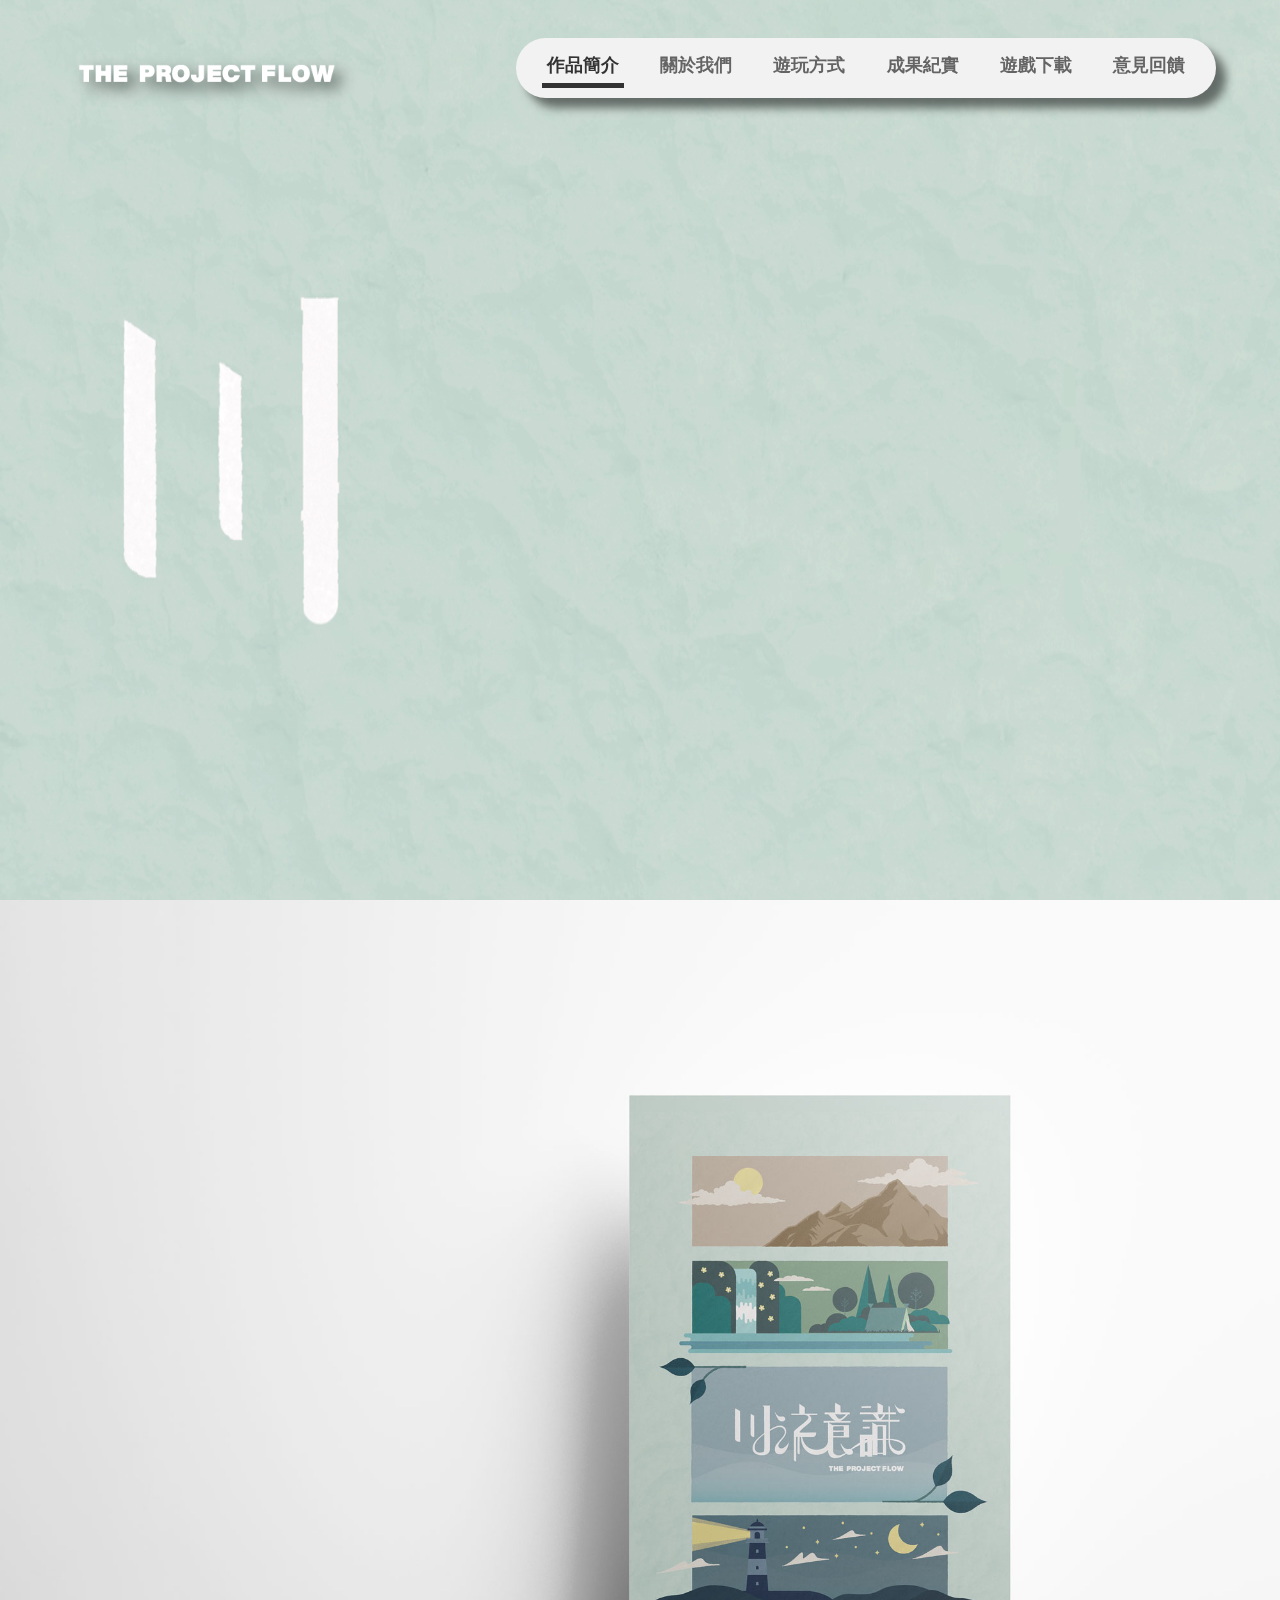
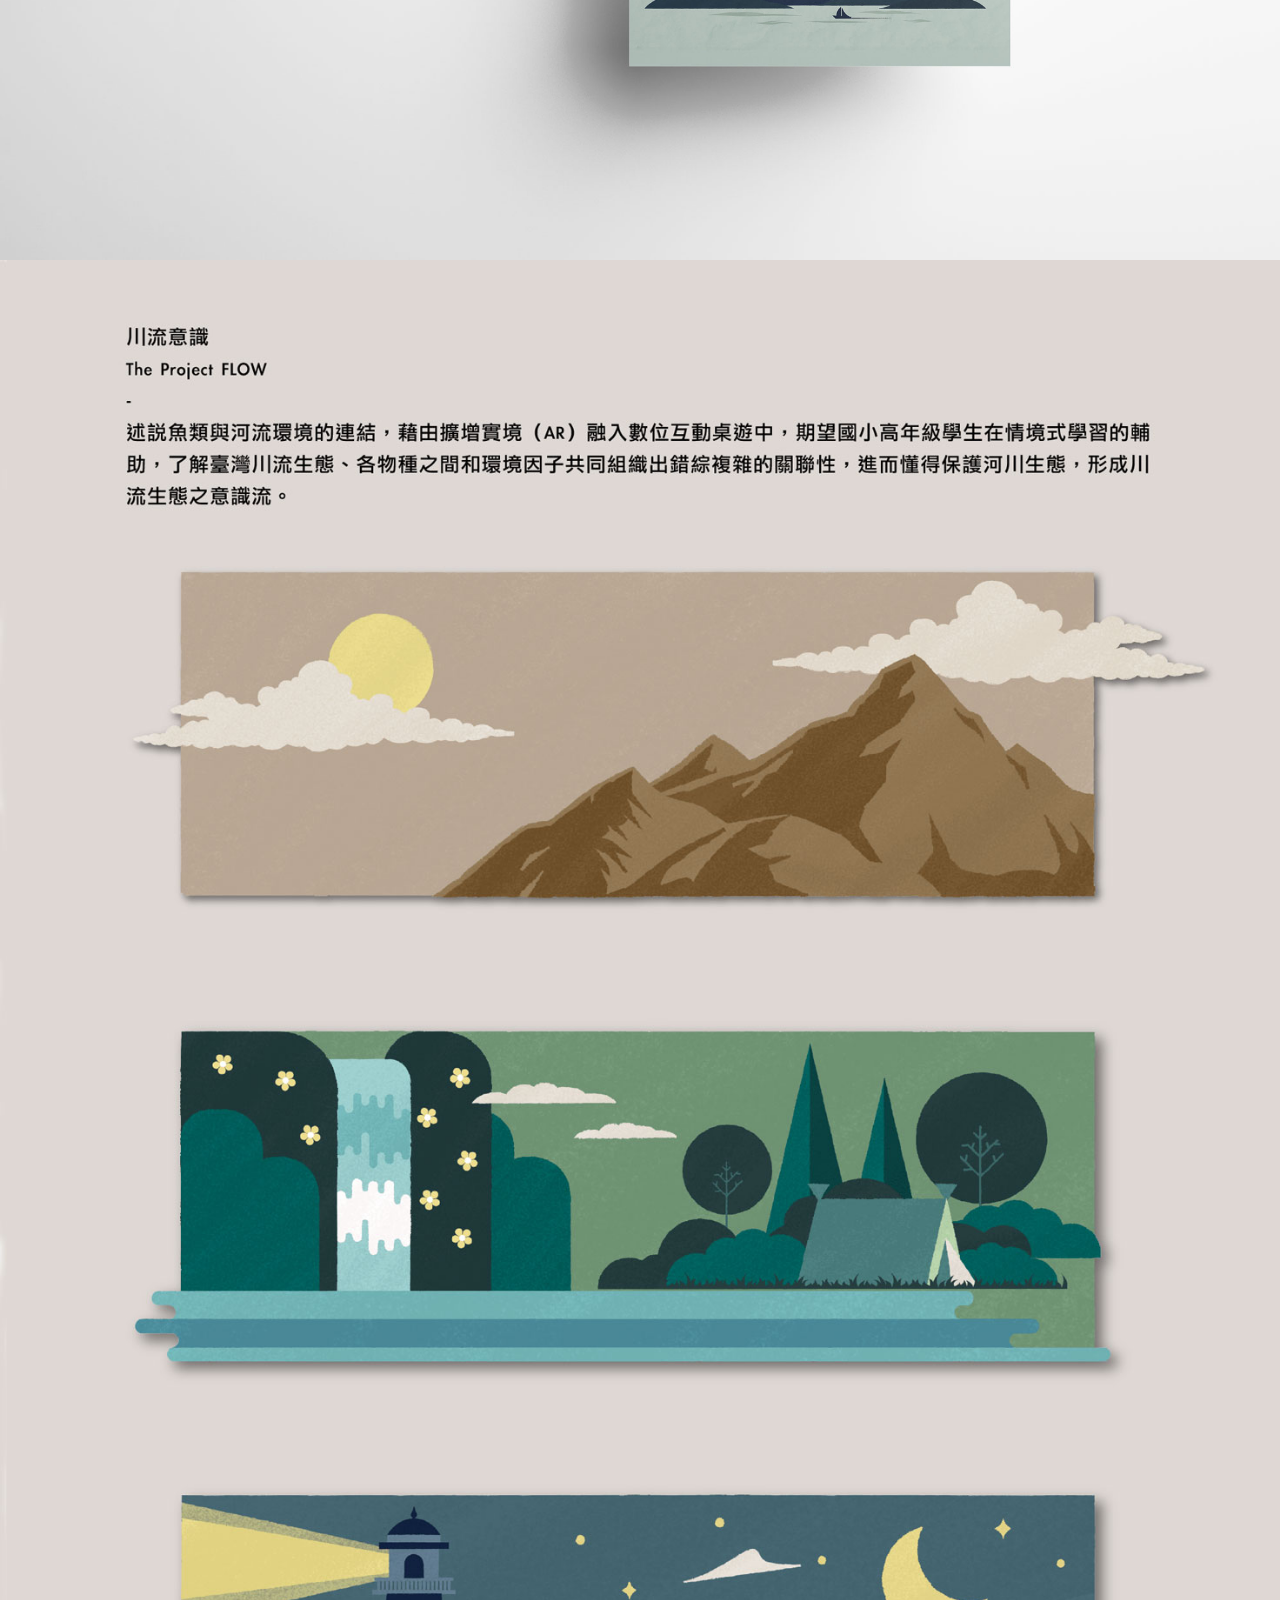
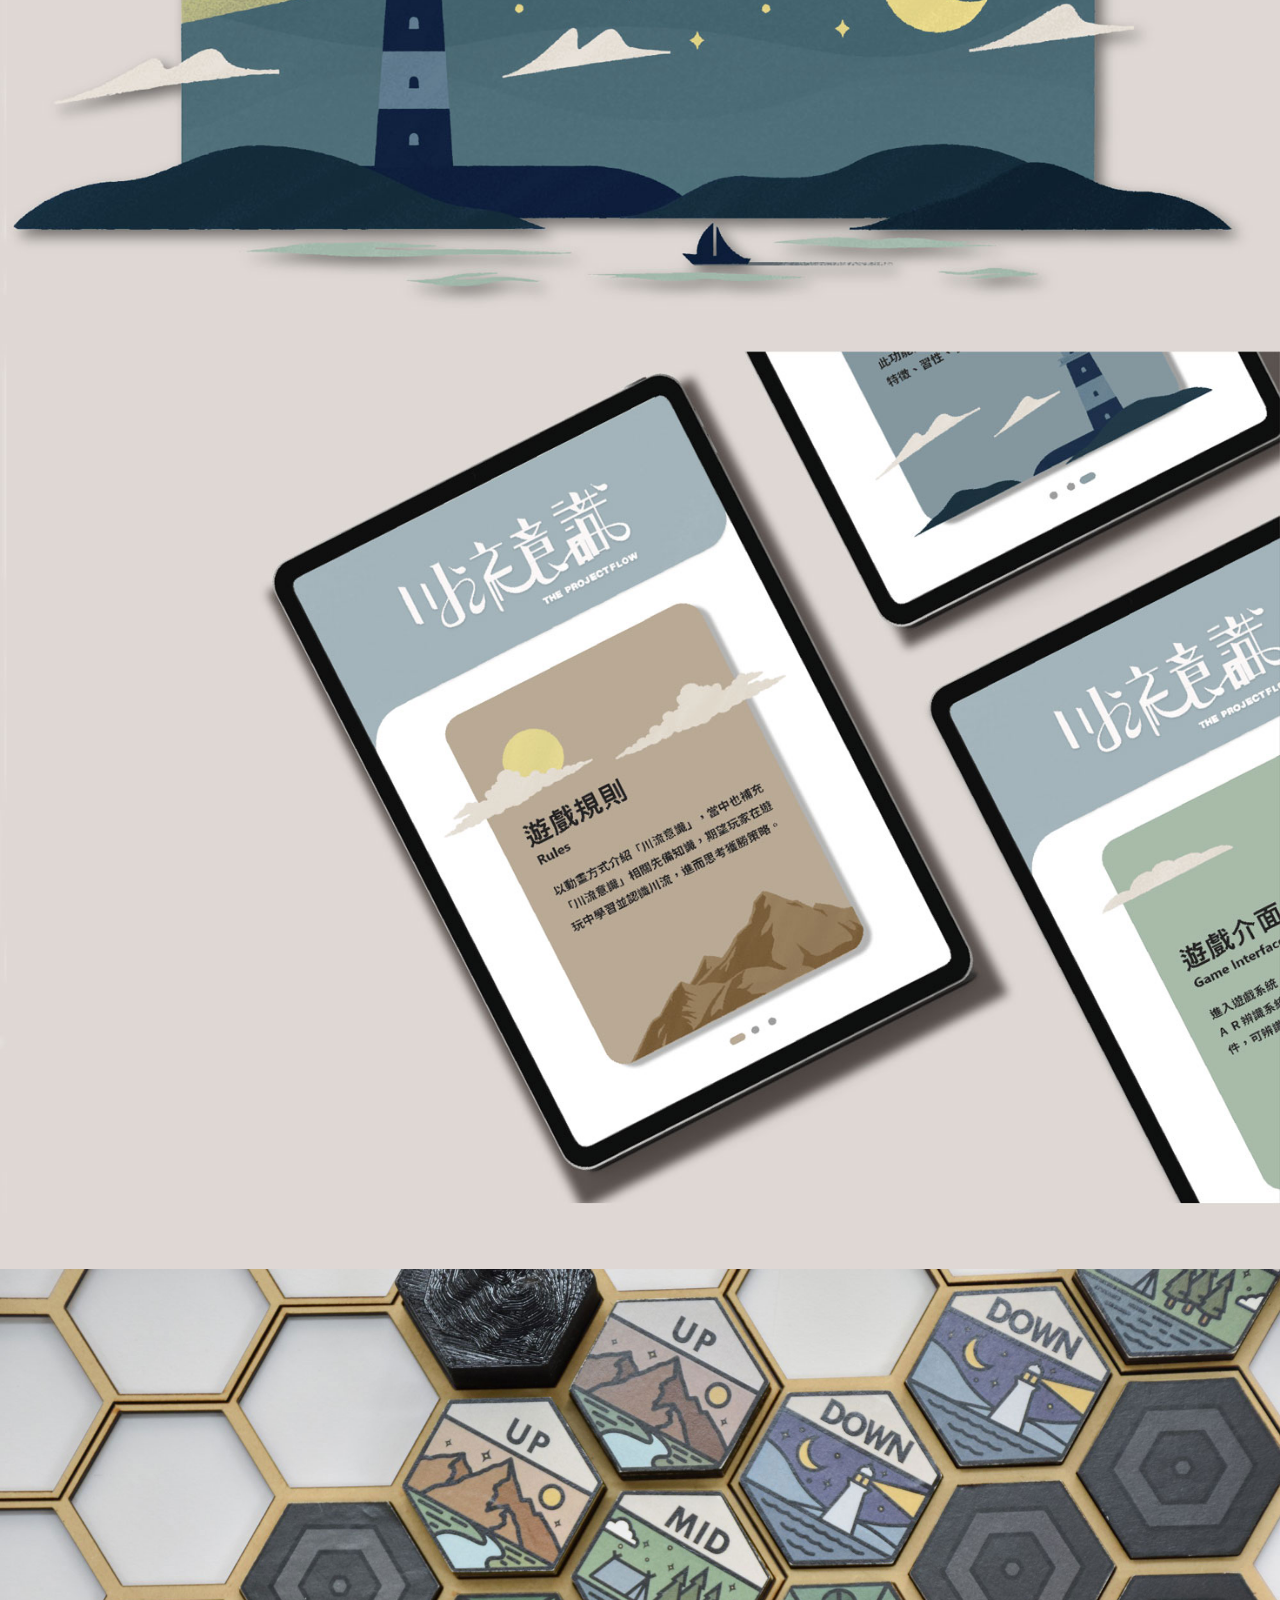
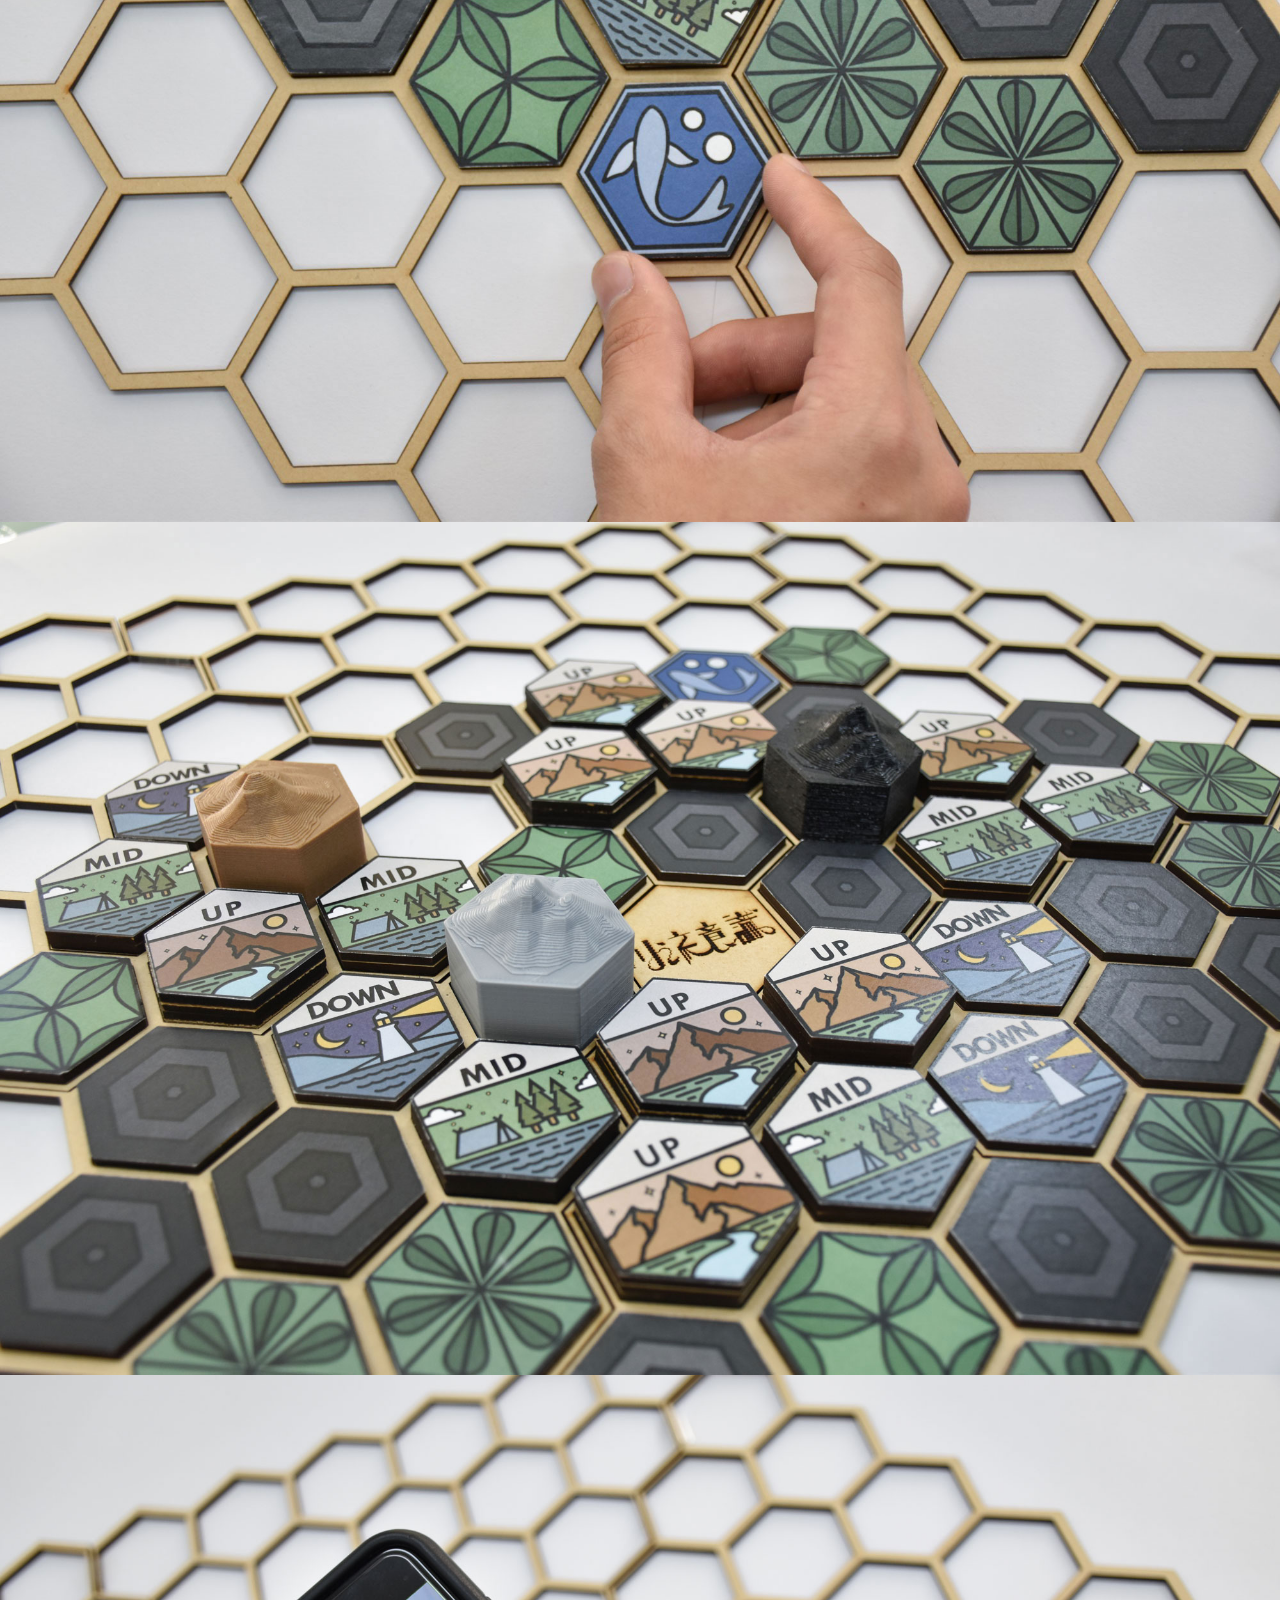
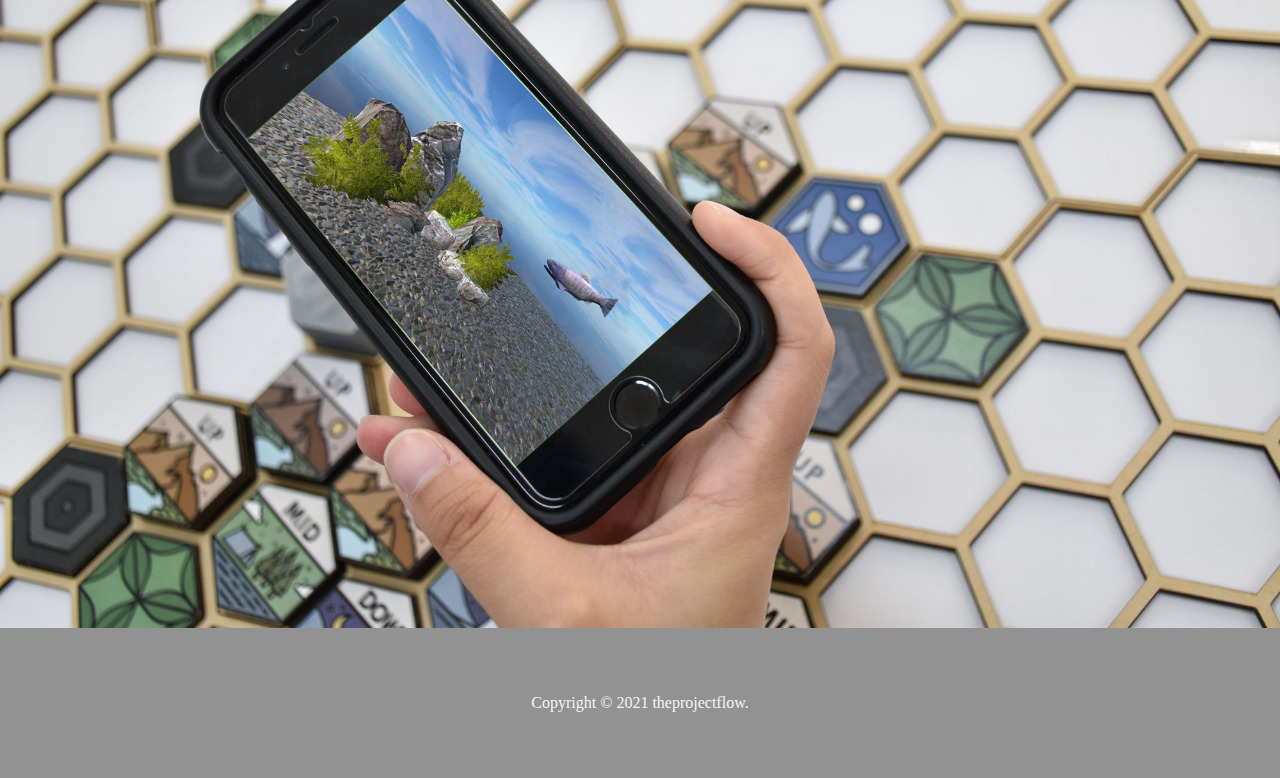
<file: index.html>
<!DOCTYPE html>
<html lang="en">
<head>
    <meta charset="UTF-8">
    <meta name="viewport" content="width=device-width, initial-scale=1.0">
    <link rel="stylesheet" href="css/main.css">
    <script src="js/jquery-3.5.1.min.js"></script>
    <title>川流意識</title>
</head>
<script>
    $(document).ready(function(){
        $('#backTop').click(function(){
            $('html,body').animate({scrollTop: 0}, 300);
        });
        $(window).scroll(function() {
            if ( $(this).scrollTop() > 150 ){
                $('#backTop').fadeIn(100);
            } else {
                $('#backTop').fadeOut(100);
            }
	}).scroll();
        $(document).scroll(function(){
            $('#toggler').prop("checked", false);
        });
        $("video")[0].play();
        $('video').attr('loop','loop');
    });
</script>
<body>
    <section class="first-sec">
        <input type="checkbox" id="toggler">
        <div class="header">
            <div class="logo">
                <a href="index.html"><img src="image/川流-英文.png"></a>
            </div>
            <div class="header-bar">
                <ul>
                    <li><a href="index.html">作品簡介</a></li>
                    <li><a href="abouts.html">關於我們</a></li>
                    <li><a href="toplay.html">遊玩方式</a></li>
                    <li><a href="results.html">成果紀實</a></li>
                    <li><a href="https://play.google.com/store/apps/details?id=com.wang.artest0802">遊戲下載</a></li>
                    <li><a href="ans.html">意見回饋</a></li>
                </ul>
            </div>
            
            <div class="header-bar-mobile">
                <label for="toggler" class="toggle-label">
                    <div class="burger-contain">
                        <span></span>
                        <span></span>
                    </div>
                </label>
                <a href="index.html"><img src="image/川流-英文.png"></a>
            </div>
            <div class="header-bar-mobile-list">
                <ul>
                    <li><a href="index.html">作品簡介</a></li>
                    <li><a href="abouts.html">關於我們</a></li>
                    <li><a href="toplay.html">遊玩方式</a></li>
                    <li><a href="results.html">成果紀實</a></li>
                    <li><a href="https://play.google.com/store/apps/details?id=com.wang.artest0802">遊戲下載</a></li>
                    <li><a href="ans.html">意見回饋</a></li>
                </ul>
            </div>
        </div>
        <video preload="preload" muted="muted" loop="loop" playsinline="playsinline" webkit-playsinline="webkit-playsinline" src="video/LOGO.mp4"></video>
    </section>
    <section class="second-sec">
        <img src="image/Mockup.jpg">
    </section>
    <section class="third-sec">
        <img src="image/000.jpg">
    </section>
    <section class="forth-sec">
        <img src="image/p11-4.jpg">
    </section>
    <section class="fifth-sec">
        <img src="image/p11-5.jpg">
    </section>
    <section class="sixth-sec">
        <img src="image/0000.jpg">
    </section>

    <div class="bottom">
        <span>Copyright &copy 2021 theprojectflow.</span>
    </div>
    <button id="backTop">&#9650</button>
</body>
</html>
</file>
<file: css/main.css>
.header {
  position: absolute;
  top: 0;
  left: 0;
  margin-left: 5%;
  width: 90%;
  padding: 20px 0 20px 0;
  display: -webkit-box;
  display: -ms-flexbox;
  display: flex;
  -webkit-box-pack: justify;
      -ms-flex-pack: justify;
          justify-content: space-between;
  z-index: 5;
}

a {
  text-decoration: none;
  color: inherit;
}

.header-bar {
  width: 1000px;
}

.header-bar ul {
  padding: 10px;
  display: -webkit-box;
  display: -ms-flexbox;
  display: flex;
  height: 40px;
  -ms-flex-pack: distribute;
      justify-content: space-around;
  background-color: #f2f2f2;
  border-radius: 40px;
  font-size: 18px;
  font-weight: 700;
  -webkit-box-shadow: 10px 10px 10px rgba(0, 0, 0, 0.5);
          box-shadow: 10px 10px 10px rgba(0, 0, 0, 0.5);
}

.header-bar ul li {
  padding: 5px;
  position: relative;
  color: #646464;
  cursor: pointer;
}

.header-bar ul li::after {
  content: "";
  position: absolute;
  bottom: 0;
  left: 0;
  height: 5px;
  width: 0;
  background-color: #323232;
  -webkit-transition: 0.2s;
  transition: 0.2s;
}

.header-bar ul li:hover {
  color: #323232;
}

.header-bar ul li:hover::after {
  width: 100%;
  -webkit-transition: 0.5s;
  transition: 0.5s;
}

.logo {
  width: 300px;
  padding-top: 30px;
  -ms-flex-negative: 0;
      flex-shrink: 0;
}

.logo img {
  cursor: pointer;
}

.header-bar-mobile, .header-bar-mobile-list {
  display: none;
}

.header-bar-mobile img {
  width: 200px;
  position: absolute;
  left: 50%;
  -webkit-transform: translateX(-50%) translateY(-15px);
          transform: translateX(-50%) translateY(-15px);
}

#toggler {
  display: none;
}

#toggler:checked ~ .header {
  height: 100vh;
  -webkit-transition: .5s;
  transition: .5s;
}

#toggler:checked ~ .header .header-bar-mobile .toggle-label .burger-contain span:nth-child(1) {
  -webkit-transform: rotate(45deg);
          transform: rotate(45deg);
  top: 4px;
  -webkit-transition: top .2s ease-in-out,-webkit-transform .2s ease-in-out .2s;
  transition: top .2s ease-in-out,-webkit-transform .2s ease-in-out .2s;
  transition: top .2s ease-in-out,transform .2s ease-in-out .2s;
  transition: top .2s ease-in-out,transform .2s ease-in-out .2s,-webkit-transform .2s ease-in-out .2s;
}

#toggler:checked ~ .header .header-bar-mobile .toggle-label .burger-contain span:nth-child(2) {
  -webkit-transform: rotate(-45deg);
          transform: rotate(-45deg);
  top: -4px;
  -webkit-transition: top .2s ease-in-out,-webkit-transform .2s ease-in-out .2s;
  transition: top .2s ease-in-out,-webkit-transform .2s ease-in-out .2s;
  transition: top .2s ease-in-out,transform .2s ease-in-out .2s;
  transition: top .2s ease-in-out,transform .2s ease-in-out .2s,-webkit-transform .2s ease-in-out .2s;
}

#toggler:checked ~ .header .header-bar-mobile-list {
  display: block;
}

.toggle-label .burger-contain {
  z-index: 4;
  width: 20px;
  height: 20px;
  display: block;
  position: relative;
  top: 16px;
}

.toggle-label .burger-contain:focus {
  outline: none;
}

.toggle-label .burger-contain:active {
  background-color: rgba(0, 0, 0, 0);
}

.toggle-label .burger-contain span {
  display: block;
  height: 2px;
  background: #ffffff;
  position: relative;
  top: 0;
  -webkit-transition: top .2s ease-in-out .2s,-webkit-transform .2s ease-in-out;
  transition: top .2s ease-in-out .2s,-webkit-transform .2s ease-in-out;
  transition: transform .2s ease-in-out,top .2s ease-in-out .2s;
  transition: transform .2s ease-in-out,top .2s ease-in-out .2s,-webkit-transform .2s ease-in-out;
}

.toggle-label .burger-contain span:nth-child(2) {
  margin-top: 6px;
}

.header-bar-mobile-list {
  position: absolute;
  top: 50%;
  -webkit-transform: translateY(-50%);
          transform: translateY(-50%);
}

.header-bar-mobile-list ul {
  height: 300px;
  display: -webkit-box;
  display: -ms-flexbox;
  display: flex;
  -webkit-box-orient: vertical;
  -webkit-box-direction: normal;
      -ms-flex-direction: column;
          flex-direction: column;
  -webkit-box-pack: justify;
      -ms-flex-pack: justify;
          justify-content: space-between;
  margin-left: 50px;
}

.header-bar-mobile-list ul li {
  font-size: 20px;
  font-weight: 700;
  color: #f2f2f2;
  position: relative;
}

.header-bar-mobile-list ul li::before {
  content: "";
  height: 20px;
  width: 2px;
  background-color: #fff;
  top: 4px;
  left: -6px;
  position: absolute;
}

.bottom {
  height: 150px;
  background-color: #929292;
  display: -webkit-box;
  display: -ms-flexbox;
  display: flex;
  -webkit-box-pack: center;
      -ms-flex-pack: center;
          justify-content: center;
  -webkit-box-align: center;
      -ms-flex-align: center;
          align-items: center;
}

.bottom span {
  color: #f2f2f2;
  font-size: 16px;
}

@media (max-width: 1441px) {
  .header-bar {
    width: 700px;
  }
}

@media (max-width: 944px) {
  .header {
    width: 100%;
    background-color: #929292;
    position: fixed;
    margin: 0;
    padding: 0 0 0 20px;
    height: 40px;
    -webkit-transition: .5s;
    transition: .5s;
    overflow: hidden;
    z-index: 2;
  }
  .header-bar, .logo {
    display: none;
  }
  .header-bar-mobile {
    display: block;
  }
  .bottom {
    height: 100px;
  }
}

html, body {
  margin: 0;
  -webkit-tap-highlight-color: rgba(0, 0, 0, 0);
  -webkit-tap-highlight-color: transparent;
}

li {
  list-style: none;
}

img {
  width: 100%;
  vertical-align: middle;
}

.first-sec {
  background-color: #c7dad0;
  height: 100vh;
  display: -webkit-box;
  display: -ms-flexbox;
  display: flex;
  -webkit-box-pack: center;
      -ms-flex-pack: center;
          justify-content: center;
  -webkit-box-align: center;
      -ms-flex-align: center;
          align-items: center;
  position: relative;
}

.first-sec > img {
  width: 90%;
}

.first-sec video {
  width: 100%;
  height: 100%;
  -o-object-fit: fill;
     object-fit: fill;
}

.third-sec {
  background-color: #ded8d4;
}

button {
  cursor: pointer;
  background-color: #323232;
  color: #f2f2f2;
  outline: none;
  border: none;
  position: fixed;
  width: 60px;
  height: 60px;
  right: 25px;
  bottom: 25px;
  font-size: 25px;
  font-weight: 700;
  border-radius: 10px;
  padding: 0;
  text-align: center;
}

.header-bar ul li:first-child {
  color: #323232;
}

.header-bar ul li:first-child::after {
  width: 100%;
}

@media screen and (max-width: 944px) {
  .first-sec {
    height: auto;
  }
  button {
    right: 15px;
    bottom: 15px;
    width: 40px;
    height: 40px;
    font-size: 20px;
  }
}
/*# sourceMappingURL=main.css.map */
</file>
